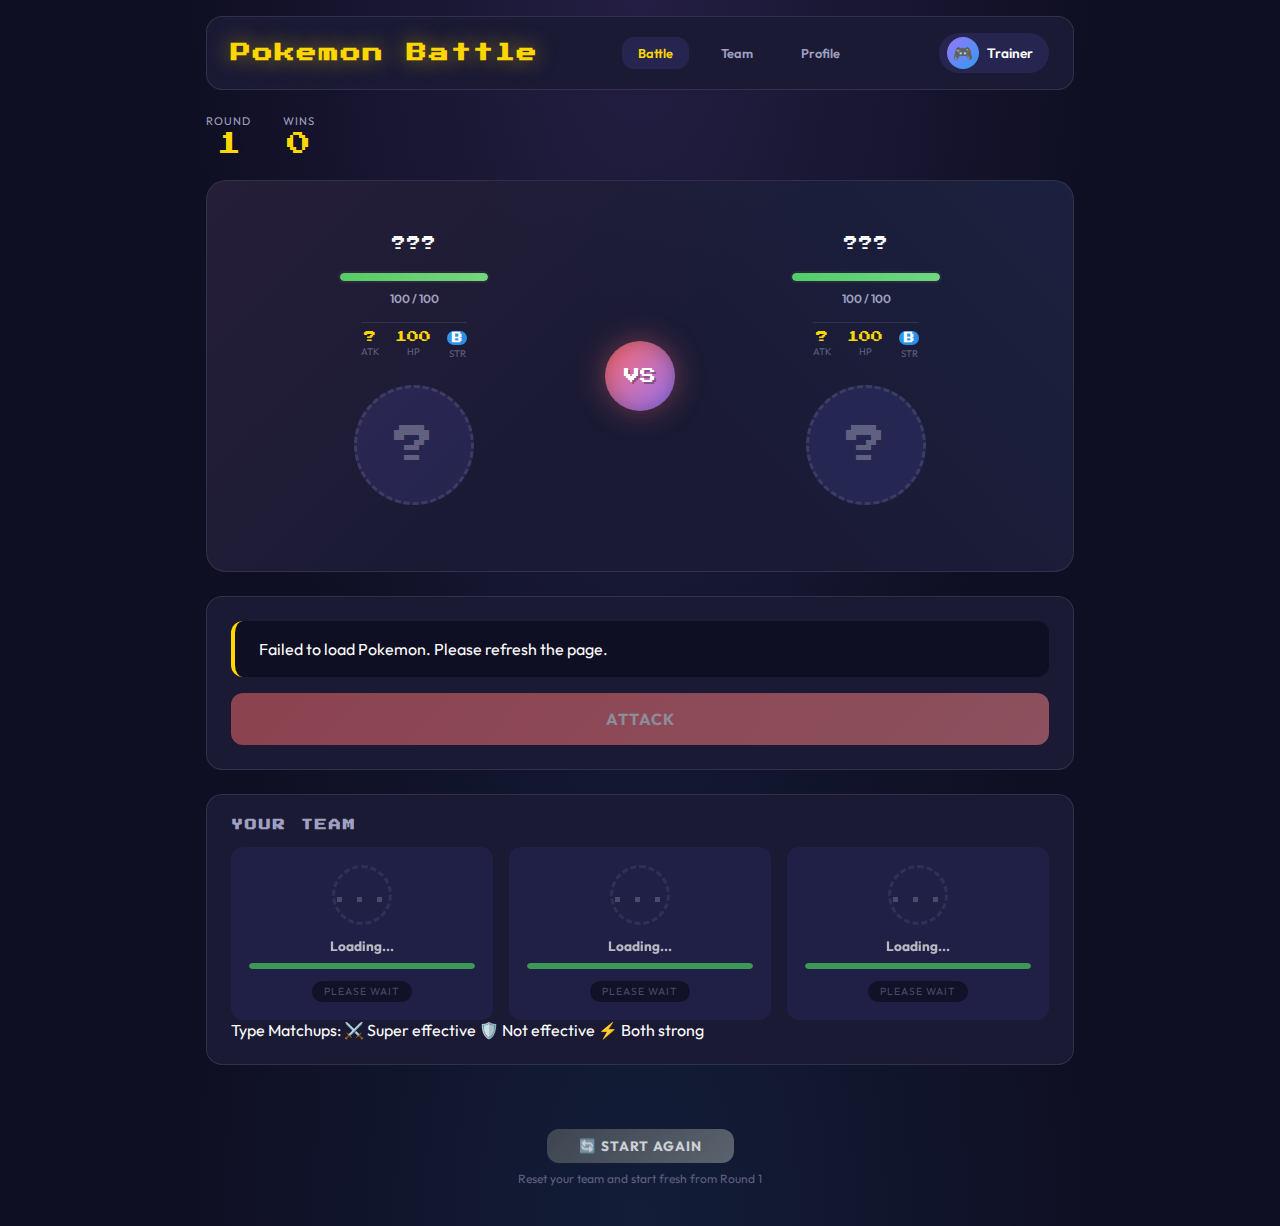
<file: index.html>
<!DOCTYPE html>
<html lang="en">
<head>
    <meta charset="UTF-8">
    <meta name="viewport" content="width=device-width, initial-scale=1.0">
    <title>Pokemon Battle</title>
    <link rel="preconnect" href="https://fonts.googleapis.com">
    <link rel="preconnect" href="https://fonts.gstatic.com" crossorigin>
    <link href="https://fonts.googleapis.com/css2?family=Press+Start+2P&family=Outfit:wght@400;600;700&display=swap" rel="stylesheet">
    <link rel="stylesheet" href="styles/shared.css">
    <link rel="stylesheet" href="styles/battle.css">
</head>
<body>
    <div class="app-container">
        <!-- Header -->
        <header class="page-header">
            <h1 class="page-title">Pokemon Battle</h1>
            <nav class="nav-links">
                <a href="index.html" class="nav-link active">Battle</a>
                <a href="team.html" class="nav-link">Team</a>
                <a href="profile.html" class="nav-link">Profile</a>
            </nav>
            <a href="profile.html" class="user-badge" id="user-badge">
                <div class="user-avatar">🎮</div>
                <span class="user-name">Trainer</span>
            </a>
        </header>

        <!-- Game Stats -->
        <div class="game-stats">
            <div class="stat">
                <span class="stat-label">Round</span>
                <span class="stat-value" id="round-counter">1</span>
            </div>
            <div class="stat">
                <span class="stat-label">Wins</span>
                <span class="stat-value" id="win-counter">0</span>
            </div>
        </div>

        <!-- Battle Arena -->
        <main class="battle-arena">
            <!-- Player Side -->
            <section class="battle-side player-side" id="player-pokemon">
                <!-- Rendered by JS -->
            </section>

            <!-- VS Divider -->
            <div class="vs-divider">
                <span>VS</span>
            </div>

            <!-- Enemy Side -->
            <section class="battle-side enemy-side" id="enemy-pokemon">
                <!-- Rendered by JS -->
            </section>
        </main>

        <!-- Action Panel -->
        <section class="action-panel">
            <div class="message-box">
                <p id="battle-message">Choose your Pokemon to begin the battle!</p>
            </div>
            <div class="action-buttons">
                <button class="btn btn-attack">Attack</button>
            </div>
        </section>

        <!-- Player Team -->
        <section class="card">
            <h2 class="card-title">Your Team</h2>
            <div class="team-grid" id="player-team">
                <!-- Pokemon cards rendered by JS -->
            </div>
            <div class="matchup-legend">
                <span class="legend-title">Type Matchups:</span>
                <span class="legend-item"><span class="legend-icon">⚔️</span> Super effective</span>
                <span class="legend-item"><span class="legend-icon">🛡️</span> Not effective</span>
                <span class="legend-item"><span class="legend-icon">⚡</span> Both strong</span>
            </div>
        </section>

        <!-- Reset Section -->
        <section class="reset-section">
            <button class="btn btn-reset" id="reset-btn">
                🔄 Start Again
            </button>
            <p class="reset-hint">Reset your team and start fresh from Round 1</p>
        </section>
    </div>

    <script src="js/shared.js"></script>
    <script src="js/api.js"></script>
    <script src="js/combat.js"></script>
    <script src="js/templates.js"></script>
    <script src="js/battle.js"></script>
</body>
</html>
</file>
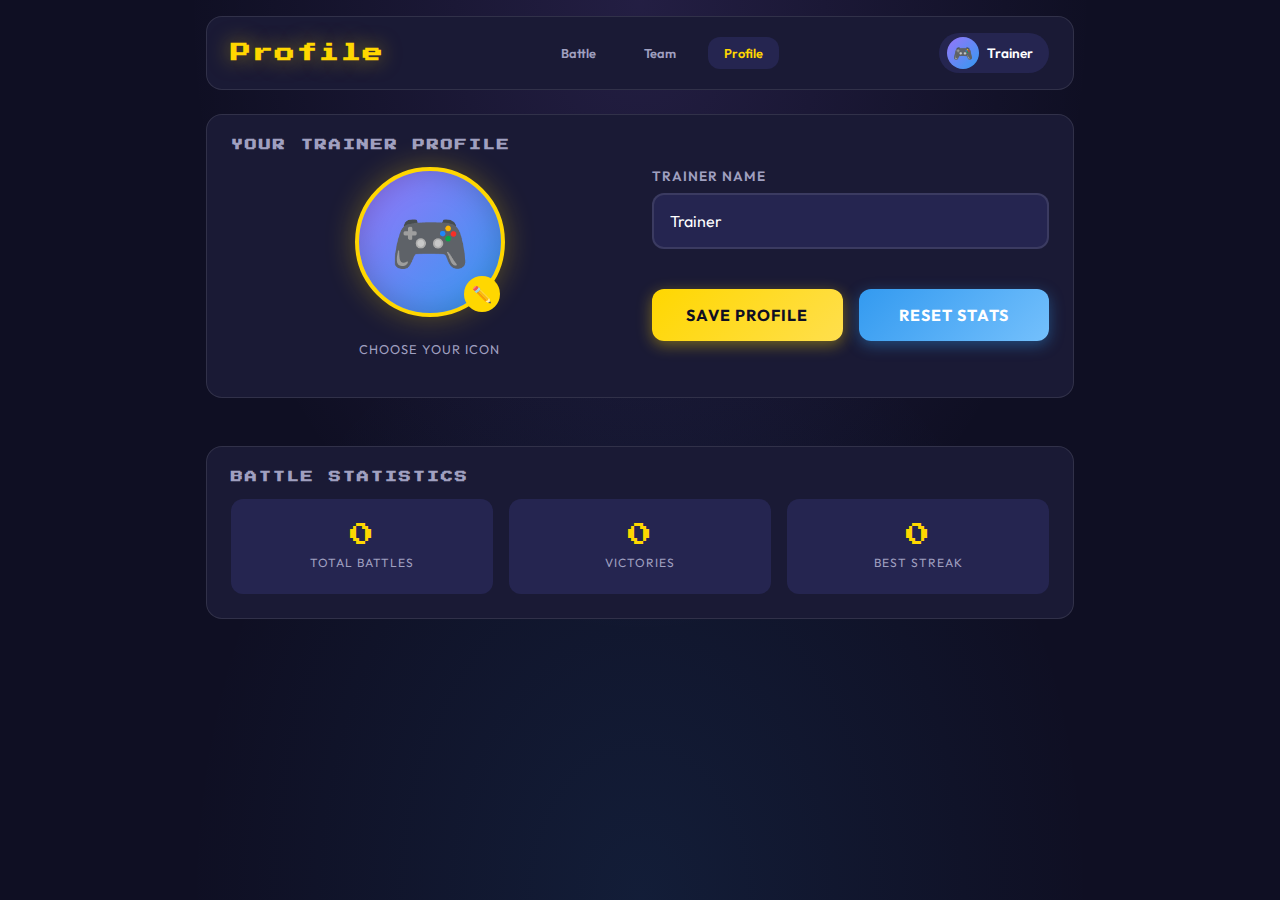
<file: profile.html>
<!DOCTYPE html>
<html lang="en">
<head>
    <meta charset="UTF-8">
    <meta name="viewport" content="width=device-width, initial-scale=1.0">
    <title>Profile - Pokemon Battle</title>
    <link rel="preconnect" href="https://fonts.googleapis.com">
    <link rel="preconnect" href="https://fonts.gstatic.com" crossorigin>
    <link href="https://fonts.googleapis.com/css2?family=Press+Start+2P&family=Outfit:wght@400;600;700&display=swap" rel="stylesheet">
    <link rel="stylesheet" href="styles/shared.css">
    <link rel="stylesheet" href="styles/profile.css">
</head>
<body>
    <div class="app-container">
        <!-- Header -->
        <header class="page-header">
            <h1 class="page-title">Profile</h1>
            <nav class="nav-links">
                <a href="index.html" class="nav-link">Battle</a>
                <a href="team.html" class="nav-link">Team</a>
                <a href="profile.html" class="nav-link active">Profile</a>
            </nav>
            <div class="user-badge" id="user-badge">
                <div class="user-avatar">🎮</div>
                <span class="user-name">Trainer</span>
            </div>
        </header>

        <!-- Profile Content -->
        <main class="card">
            <h2 class="card-title">Your Trainer Profile</h2>
            
            <div class="profile-layout">
                <!-- Avatar Section -->
                <section class="avatar-section">
                    <div class="avatar-display">
                        <div class="avatar-large" id="current-avatar">🎮</div>
                        <div class="avatar-edit-hint">✏️</div>
                    </div>
                    
                    <div class="avatar-picker">
                        <span class="avatar-picker-label">Choose your icon</span>
                        <div class="avatar-grid" id="avatar-grid">
                            <!-- Avatar options populated by JS -->
                        </div>
                    </div>
                </section>

                <!-- Form Section -->
                <section class="profile-form">
                    <div class="form-group">
                        <label class="form-label" for="username">Trainer Name</label>
                        <input 
                            type="text" 
                            id="username" 
                            class="form-input" 
                            placeholder="Enter your name..."
                            maxlength="20"
                        >
                    </div>

                    <div class="save-message" id="save-message">
                        Profile saved successfully!
                    </div>

                    <div class="form-actions">
                        <button class="btn btn-primary" id="save-btn">Save Profile</button>
                        <button class="btn btn-secondary" id="reset-btn">Reset Stats</button>
                    </div>
                </section>
            </div>
        </main>

        <!-- Stats Card -->
        <section class="card stats-card">
            <h2 class="card-title">Battle Statistics</h2>
            <div class="stats-grid">
                <div class="stat-item">
                    <span class="stat-item-value" id="total-battles">0</span>
                    <span class="stat-item-label">Total Battles</span>
                </div>
                <div class="stat-item">
                    <span class="stat-item-value" id="total-wins">0</span>
                    <span class="stat-item-label">Victories</span>
                </div>
                <div class="stat-item">
                    <span class="stat-item-value" id="best-streak">0</span>
                    <span class="stat-item-label">Best Streak</span>
                </div>
            </div>
        </section>
    </div>

    <script src="js/shared.js"></script>
    <script src="js/profile.js"></script>
</body>
</html>
</file>
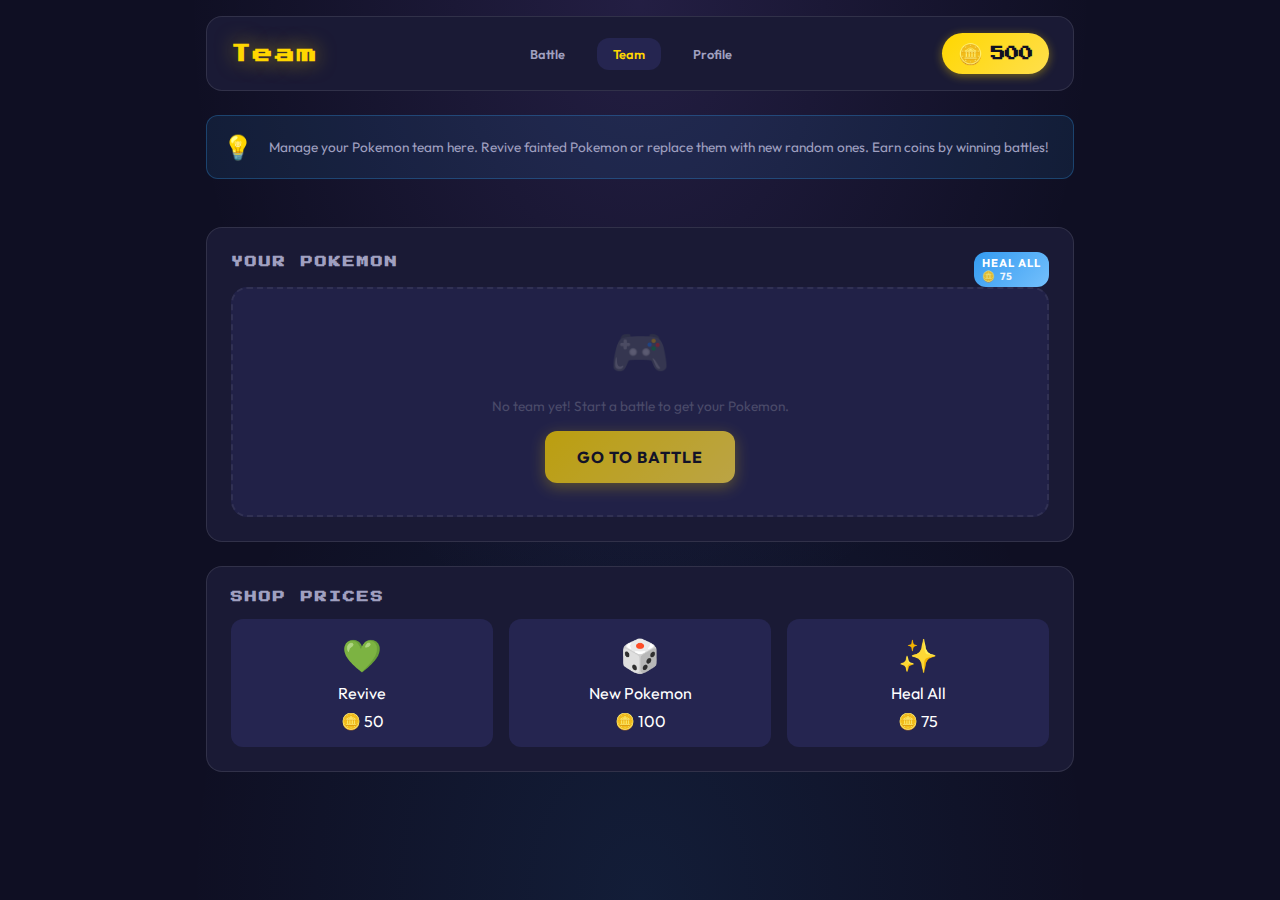
<file: team.html>
<!DOCTYPE html>
<html lang="en">
<head>
    <meta charset="UTF-8">
    <meta name="viewport" content="width=device-width, initial-scale=1.0">
    <title>Team - Pokemon Battle</title>
    <link rel="preconnect" href="https://fonts.googleapis.com">
    <link rel="preconnect" href="https://fonts.gstatic.com" crossorigin>
    <link href="https://fonts.googleapis.com/css2?family=Press+Start+2P&family=Outfit:wght@400;600;700&display=swap" rel="stylesheet">
    <link rel="stylesheet" href="styles/shared.css">
    <link rel="stylesheet" href="styles/team.css">
</head>
<body>
    <div class="app-container">
        <!-- Header -->
        <header class="page-header">
            <h1 class="page-title">Team</h1>
            <nav class="nav-links">
                <a href="index.html" class="nav-link">Battle</a>
                <a href="team.html" class="nav-link active">Team</a>
                <a href="profile.html" class="nav-link">Profile</a>
            </nav>
            <div class="coins-display" id="coins-display">
                <span class="coins-icon">🪙</span>
                <span class="coins-amount" id="coins-amount">0</span>
            </div>
        </header>

        <!-- Info Card -->
        <div class="info-card">
            <span class="info-icon">💡</span>
            <p class="info-text">
                Manage your Pokemon team here. Revive fainted Pokemon or replace them with new random ones. 
                Earn coins by winning battles!
            </p>
        </div>

        <!-- Team Section -->
        <section class="card">
            <div class="team-header">
                <h2 class="card-title">Your Pokemon</h2>
                <div class="team-actions">
                    <button class="btn btn-heal-all btn-small" id="heal-all-btn">
                        Heal All
                        <span class="cost" id="heal-all-cost">75</span>
                    </button>
                </div>
            </div>
            <div class="team-management-grid" id="team-grid">
                <!-- Pokemon cards rendered by JS -->
            </div>
        </section>

        <!-- Price List -->
        <section class="card">
            <h2 class="card-title">Shop Prices</h2>
            <div class="stats-grid" style="display: grid; grid-template-columns: repeat(3, 1fr); gap: 1rem;">
                <div class="stat-item" style="display: flex; flex-direction: column; align-items: center; gap: 0.5rem; padding: 1rem; background: var(--bg-card); border-radius: 12px;">
                    <span style="font-size: 2rem;">💚</span>
                    <span class="stat-item-label">Revive</span>
                    <span class="stat-item-value">🪙 50</span>
                </div>
                <div class="stat-item" style="display: flex; flex-direction: column; align-items: center; gap: 0.5rem; padding: 1rem; background: var(--bg-card); border-radius: 12px;">
                    <span style="font-size: 2rem;">🎲</span>
                    <span class="stat-item-label">New Pokemon</span>
                    <span class="stat-item-value">🪙 100</span>
                </div>
                <div class="stat-item" style="display: flex; flex-direction: column; align-items: center; gap: 0.5rem; padding: 1rem; background: var(--bg-card); border-radius: 12px;">
                    <span style="font-size: 2rem;">✨</span>
                    <span class="stat-item-label">Heal All</span>
                    <span class="stat-item-value">🪙 75</span>
                </div>
            </div>
        </section>
    </div>

    <!-- Toast for notifications -->
    <div class="toast" id="toast"></div>

    <script src="js/shared.js"></script>
    <script src="js/api.js"></script>
    <script src="js/templates.js"></script>
    <script src="js/team.js"></script>
</body>
</html>


<!-- Add to stresst -->
</file>
<file: styles/battle.css>
/* ==========================================
   Battle Page Specific Styles
   ========================================== */

/* ==========================================
   Game Stats (Round & Wins)
   ========================================== */
.game-stats {
    display: flex;
    gap: var(--spacing-xl);
}

.stat {
    display: flex;
    flex-direction: column;
    align-items: center;
    gap: var(--spacing-xs);
}

.stat-label {
    font-size: 0.7rem;
    text-transform: uppercase;
    letter-spacing: 1px;
    color: var(--text-secondary);
}

.stat-value {
    font-family: var(--font-display);
    font-size: 1.5rem;
    color: var(--accent-gold);
}

/* ==========================================
   Battle Arena
   ========================================== */
.battle-arena {
    display: grid;
    grid-template-columns: 1fr auto 1fr;
    align-items: center;
    gap: var(--spacing-md);
    padding: var(--spacing-xl);
    background: var(--bg-secondary);
    border-radius: var(--radius-xl);
    border: 1px solid var(--border-subtle);
    position: relative;
    overflow: hidden;
}

.battle-arena::before {
    content: '';
    position: absolute;
    inset: 0;
    background: 
        linear-gradient(135deg, rgba(255, 107, 107, 0.05) 0%, transparent 50%),
        linear-gradient(225deg, rgba(51, 154, 240, 0.05) 0%, transparent 50%);
    pointer-events: none;
}

.battle-side {
    display: flex;
    justify-content: center;
}

/* ==========================================
   Pokemon Battle Cards
   ========================================== */
.pokemon-battle-card {
    display: flex;
    flex-direction: column;
    align-items: center;
    gap: var(--spacing-md);
    padding: var(--spacing-lg);
    min-width: 200px;
}

.pokemon-battle-card.enemy {
    flex-direction: column;
}

.pokemon-battle-card.player {
    flex-direction: column-reverse;
}

.pokemon-info {
    display: flex;
    flex-direction: column;
    align-items: center;
    gap: var(--spacing-sm);
    width: 100%;
}

.pokemon-name {
    font-family: var(--font-display);
    font-size: 0.85rem;
    color: var(--text-primary);
    text-transform: uppercase;
    letter-spacing: 1px;
}

.health-text {
    font-size: 0.75rem;
    color: var(--text-secondary);
    font-weight: 600;
}

/* Battle Types */
.battle-types {
    display: flex;
    gap: 4px;
    justify-content: center;
    flex-wrap: wrap;
    margin-bottom: var(--spacing-xs);
}

/* Battle Stats */
.battle-stats {
    display: flex;
    gap: var(--spacing-md);
    justify-content: center;
    margin-top: var(--spacing-sm);
    padding-top: var(--spacing-sm);
    border-top: 1px solid var(--border-subtle);
}

.battle-stat {
    display: flex;
    flex-direction: column;
    align-items: center;
    gap: 2px;
}

.battle-stat-value {
    font-family: var(--font-display);
    font-size: 0.75rem;
    color: var(--accent-gold);
}

.battle-stat-label {
    font-size: 0.6rem;
    color: var(--text-muted);
    text-transform: uppercase;
}

/* ==========================================
   Type Badges
   ========================================== */
.type-badge {
    font-size: 0.55rem;
    padding: 2px 5px;
    border-radius: var(--radius-sm);
    text-transform: uppercase;
    font-weight: 700;
    color: white;
}

/* Type colors */
.type-badge.normal { background: #A8A878; }
.type-badge.fire { background: #F08030; }
.type-badge.water { background: #6890F0; }
.type-badge.electric { background: #F8D030; color: #333; }
.type-badge.grass { background: #78C850; }
.type-badge.ice { background: #98D8D8; color: #333; }
.type-badge.fighting { background: #C03028; }
.type-badge.poison { background: #A040A0; }
.type-badge.ground { background: #E0C068; color: #333; }
.type-badge.flying { background: #A890F0; }
.type-badge.psychic { background: #F85888; }
.type-badge.bug { background: #A8B820; }
.type-badge.rock { background: #B8A038; }
.type-badge.ghost { background: #705898; }
.type-badge.dragon { background: #7038F8; }
.type-badge.dark { background: #705848; }
.type-badge.steel { background: #B8B8D0; color: #333; }
.type-badge.fairy { background: #EE99AC; color: #333; }

/* ==========================================
   Strength Badges
   ========================================== */
.strength-badge {
    padding: 2px 5px;
    border-radius: var(--radius-sm);
    font-weight: 700;
    font-size: 0.65rem !important;
}

.strength-s {
    background: linear-gradient(135deg, #FFD700 0%, #FFA500 100%);
    color: #1a1a2e;
    box-shadow: 0 0 6px rgba(255, 215, 0, 0.5);
}

.strength-a {
    background: linear-gradient(135deg, #9775fa 0%, #845ef7 100%);
    color: white;
}

.strength-b {
    background: linear-gradient(135deg, #339af0 0%, #228be6 100%);
    color: white;
}

.strength-c {
    background: linear-gradient(135deg, #51cf66 0%, #40c057 100%);
    color: white;
}

.strength-d {
    background: linear-gradient(135deg, #868e96 0%, #6c757d 100%);
    color: white;
}

/* ==========================================
   Pokemon Sprites
   ========================================== */
.pokemon-sprite {
    width: 140px;
    height: 140px;
    display: flex;
    align-items: center;
    justify-content: center;
}

.sprite-placeholder {
    width: 120px;
    height: 120px;
    background: var(--bg-card);
    border-radius: 50%;
    display: flex;
    align-items: center;
    justify-content: center;
    font-family: var(--font-display);
    font-size: 2.5rem;
    color: var(--text-muted);
    border: 3px dashed var(--border-subtle);
    animation: pulse 2s ease-in-out infinite;
}

.sprite-placeholder.small {
    width: 60px;
    height: 60px;
    font-size: 1.25rem;
}

/* Sprite images (when loaded from API) */
.card-sprite-img {
    width: 60px;
    height: 60px;
    image-rendering: pixelated;
}

.battle-sprite-img {
    width: 120px;
    height: 120px;
    image-rendering: pixelated;
}

@keyframes pulse {
    0%, 100% { opacity: 0.6; transform: scale(1); }
    50% { opacity: 1; transform: scale(1.02); }
}

/* ==========================================
   VS Divider
   ========================================== */
.vs-divider {
    display: flex;
    align-items: center;
    justify-content: center;
    width: 70px;
    height: 70px;
    background: linear-gradient(135deg, var(--accent-red) 0%, var(--accent-purple) 100%);
    border-radius: 50%;
    box-shadow: 
        0 0 30px rgba(255, 107, 107, 0.4),
        inset 0 0 20px rgba(0, 0, 0, 0.3);
}

.vs-divider span {
    font-family: var(--font-display);
    font-size: 1rem;
    color: white;
    text-shadow: 2px 2px 0 rgba(0, 0, 0, 0.3);
}

/* ==========================================
   Action Panel
   ========================================== */
.action-panel {
    display: flex;
    flex-direction: column;
    gap: var(--spacing-md);
    padding: var(--spacing-lg);
    background: var(--bg-secondary);
    border-radius: var(--radius-lg);
    border: 1px solid var(--border-subtle);
}

.message-box {
    padding: var(--spacing-md) var(--spacing-lg);
    background: var(--bg-primary);
    border-radius: var(--radius-md);
    border-left: 4px solid var(--accent-gold);
}

.message-box p {
    font-size: 1rem;
    color: var(--text-primary);
    line-height: 1.5;
}

.action-buttons {
    display: flex;
    gap: var(--spacing-md);
}

.action-buttons .btn {
    flex: 1;
}

.btn-attack {
    background: linear-gradient(135deg, var(--accent-red) 0%, #ff8787 100%);
    color: white;
    box-shadow: 0 4px 15px rgba(255, 107, 107, 0.4);
}

.btn-attack:hover {
    transform: translateY(-2px);
    box-shadow: 0 6px 20px rgba(255, 107, 107, 0.6);
}

.btn-switch {
    background: linear-gradient(135deg, var(--accent-blue) 0%, #74c0fc 100%);
    color: white;
    box-shadow: 0 4px 15px rgba(51, 154, 240, 0.4);
}

.btn-switch:hover {
    transform: translateY(-2px);
    box-shadow: 0 6px 20px rgba(51, 154, 240, 0.6);
}

/* ==========================================
   Team Section
   ========================================== */
.team-grid {
    display: grid;
    grid-template-columns: repeat(3, 1fr);
    gap: var(--spacing-md);
}

.pokemon-card {
    display: flex;
    flex-direction: column;
    align-items: center;
    gap: 0.75rem;
    padding: var(--spacing-md);
    background: var(--bg-card);
    border-radius: var(--radius-md);
    border: 2px solid transparent;
    cursor: pointer;
    transition: all 0.2s ease;
}

.pokemon-card:hover {
    background: var(--bg-card-hover);
    border-color: var(--accent-purple);
    transform: translateY(-4px);
}

.pokemon-card.active {
    border-color: var(--accent-gold);
    box-shadow: 0 0 20px rgba(255, 215, 0, 0.2);
}

.card-sprite {
    display: flex;
    align-items: center;
    justify-content: center;
}

.card-info {
    display: flex;
    flex-direction: column;
    align-items: center;
    gap: var(--spacing-sm);
    width: 100%;
}

.card-name {
    font-size: 0.85rem;
    font-weight: 700;
    color: var(--text-primary);
}

.card-status {
    font-size: 0.65rem;
    text-transform: uppercase;
    letter-spacing: 1px;
    padding: var(--spacing-xs) 0.75rem;
    border-radius: var(--radius-full);
    background: var(--bg-primary);
    color: var(--text-muted);
}

.card-status.active {
    background: var(--accent-gold);
    color: var(--bg-primary);
    font-weight: 700;
}

/* Card Types */
.card-types {
    display: flex;
    gap: 4px;
    justify-content: center;
    flex-wrap: wrap;
    margin-bottom: var(--spacing-xs);
}

/* Card Stats */
.card-stats {
    display: flex;
    gap: var(--spacing-sm);
    justify-content: center;
    margin-top: var(--spacing-xs);
    font-size: 0.65rem;
    color: var(--text-muted);
}

.card-stat {
    display: flex;
    align-items: center;
    gap: 2px;
}

.card-stat-value {
    color: var(--accent-gold);
    font-weight: 700;
}

/* ==========================================
   Health Bar States
   ========================================== */
.health-fill.health-mid {
    background: linear-gradient(90deg, var(--health-mid), #fdd835);
}

.health-fill.health-low {
    background: linear-gradient(90deg, var(--health-low), #ff8a80);
    animation: health-pulse 1s ease-in-out infinite;
}

@keyframes health-pulse {
    0%, 100% { opacity: 1; }
    50% { opacity: 0.7; }
}

/* ==========================================
   Loading States
   ========================================== */
.pokemon-card.loading {
    cursor: wait;
    opacity: 0.7;
}

.loading-pulse {
    animation: loading-pulse 1.5s ease-in-out infinite;
}

@keyframes loading-pulse {
    0%, 100% { opacity: 0.4; }
    50% { opacity: 0.8; }
}

/* ==========================================
   Disabled Buttons
   ========================================== */
.btn.disabled,
.btn:disabled {
    opacity: 0.5;
    cursor: not-allowed;
    transform: none !important;
    box-shadow: none !important;
}

.btn.disabled:hover,
.btn:disabled:hover {
    transform: none;
}

/* ==========================================
   Fainted Pokemon
   ========================================== */
.pokemon-card.fainted {
    opacity: 0.6;
    cursor: not-allowed;
}

.pokemon-card.fainted:hover {
    transform: none;
    border-color: transparent;
}

.card-sprite-img.fainted {
    filter: grayscale(100%);
}

.card-status.fainted {
    background: var(--accent-red);
    color: white;
}

/* ==========================================
   Matchup Indicators
   ========================================== */
.matchup-indicator {
    position: absolute;
    top: var(--spacing-xs);
    right: var(--spacing-xs);
    font-size: 1rem;
    z-index: 5;
    filter: drop-shadow(0 1px 2px rgba(0, 0, 0, 0.3));
    cursor: help;
}

.matchup-advantage {
    animation: pulse-glow 2s ease-in-out infinite;
}

.matchup-disadvantage {
    opacity: 0.8;
}

.matchup-neutral {
    opacity: 0.9;
}

@keyframes pulse-glow {
    0%, 100% { transform: scale(1); }
    50% { transform: scale(1.1); }
}

/* Pokemon name row for battle cards */
.pokemon-name-row {
    display: flex;
    align-items: center;
    justify-content: center;
    gap: var(--spacing-sm);
}

.pokemon-name-row .matchup-indicator {
    position: static;
    font-size: 1.1rem;
}

/* Make pokemon-card position relative for indicator */
.pokemon-card {
    position: relative;
}

/* ==========================================
   Reset Section
   ========================================== */
.reset-section {
    display: flex;
    flex-direction: column;
    align-items: center;
    gap: var(--spacing-sm);
    padding: var(--spacing-lg);
    margin-top: var(--spacing-md);
}

.btn-reset {
    background: linear-gradient(135deg, #495057 0%, #6c757d 100%);
    color: white;
    padding: var(--spacing-sm) var(--spacing-xl);
    font-size: 0.85rem;
    opacity: 0.8;
    transition: all 0.2s ease;
}

.btn-reset:hover {
    opacity: 1;
    transform: translateY(-2px);
    box-shadow: 0 4px 15px rgba(0, 0, 0, 0.3);
}

.reset-hint {
    font-size: 0.75rem;
    color: var(--text-muted);
    text-align: center;
}

/* ==========================================
   Responsive Design
   ========================================== */
@media (max-width: 768px) {
    .battle-arena {
        grid-template-columns: 1fr;
        grid-template-rows: auto auto auto;
        gap: var(--spacing-sm);
        padding: var(--spacing-md);
    }

    .player-side {
        order: 1;
    }

    .vs-divider {
        order: 2;
        width: 50px;
        height: 50px;
        margin: 0 auto;
    }

    .enemy-side {
        order: 3;
    }

    .pokemon-battle-card {
        min-width: unset;
        padding: var(--spacing-md);
    }

    .pokemon-sprite {
        width: 100px;
        height: 100px;
    }

    .sprite-placeholder {
        width: 80px;
        height: 80px;
        font-size: 1.5rem;
    }

    .team-grid {
        grid-template-columns: 1fr;
    }

    .action-buttons {
        flex-direction: column;
    }
}
</file>
<file: styles/profile.css>
/* ==========================================
   Profile Page Specific Styles
   ========================================== */

/* ==========================================
   Profile Layout
   ========================================== */
.profile-layout {
    display: grid;
    grid-template-columns: 1fr 1fr;
    gap: var(--spacing-lg);
}

/* ==========================================
   Avatar Section
   ========================================== */
.avatar-section {
    display: flex;
    flex-direction: column;
    align-items: center;
    gap: var(--spacing-lg);
}

.avatar-display {
    position: relative;
}

.avatar-large {
    width: 150px;
    height: 150px;
    border-radius: 50%;
    background: linear-gradient(135deg, var(--accent-purple) 0%, var(--accent-blue) 100%);
    display: flex;
    align-items: center;
    justify-content: center;
    font-size: 4rem;
    border: 4px solid var(--accent-gold);
    box-shadow: 
        0 0 30px rgba(255, 215, 0, 0.3),
        inset 0 0 30px rgba(0, 0, 0, 0.2);
}

.avatar-edit-hint {
    position: absolute;
    bottom: 5px;
    right: 5px;
    width: 36px;
    height: 36px;
    background: var(--accent-gold);
    border-radius: 50%;
    display: flex;
    align-items: center;
    justify-content: center;
    font-size: 1rem;
    cursor: pointer;
    transition: transform 0.2s ease;
}

.avatar-edit-hint:hover {
    transform: scale(1.1);
}

/* ==========================================
   Avatar Picker Grid
   ========================================== */
.avatar-picker {
    display: flex;
    flex-direction: column;
    gap: var(--spacing-md);
    width: 100%;
}

.avatar-picker-label {
    font-size: 0.8rem;
    color: var(--text-secondary);
    text-transform: uppercase;
    letter-spacing: 1px;
    text-align: center;
}

.avatar-grid {
    display: grid;
    grid-template-columns: repeat(5, 1fr);
    gap: var(--spacing-sm);
}

.avatar-option {
    width: 100%;
    aspect-ratio: 1;
    border-radius: 50%;
    background: var(--bg-card);
    display: flex;
    align-items: center;
    justify-content: center;
    font-size: 1.5rem;
    cursor: pointer;
    border: 3px solid transparent;
    transition: all 0.2s ease;
}

.avatar-option:hover {
    background: var(--bg-card-hover);
    transform: scale(1.1);
}

.avatar-option.selected {
    border-color: var(--accent-gold);
    background: var(--bg-card-hover);
    box-shadow: 0 0 15px rgba(255, 215, 0, 0.4);
}

/* ==========================================
   Profile Form
   ========================================== */
.profile-form {
    display: flex;
    flex-direction: column;
    gap: var(--spacing-lg);
}

.form-actions {
    display: flex;
    gap: var(--spacing-md);
    margin-top: var(--spacing-md);
}

.form-actions .btn {
    flex: 1;
}

/* ==========================================
   Stats Card
   ========================================== */
.stats-card {
    margin-top: var(--spacing-lg);
}

.stats-grid {
    display: grid;
    grid-template-columns: repeat(3, 1fr);
    gap: var(--spacing-md);
}

.stat-item {
    display: flex;
    flex-direction: column;
    align-items: center;
    gap: var(--spacing-sm);
    padding: var(--spacing-lg);
    background: var(--bg-card);
    border-radius: var(--radius-md);
}

.stat-item-value {
    font-family: var(--font-display);
    font-size: 1.5rem;
    color: var(--accent-gold);
}

.stat-item-label {
    font-size: 0.75rem;
    color: var(--text-secondary);
    text-transform: uppercase;
    letter-spacing: 1px;
}

/* ==========================================
   Success Message
   ========================================== */
.save-message {
    padding: var(--spacing-md);
    background: rgba(81, 207, 102, 0.1);
    border: 1px solid var(--accent-green);
    border-radius: var(--radius-md);
    color: var(--accent-green);
    text-align: center;
    font-weight: 600;
    display: none;
}

.save-message.show {
    display: block;
    animation: fadeIn 0.3s ease;
}

@keyframes fadeIn {
    from { opacity: 0; transform: translateY(-10px); }
    to { opacity: 1; transform: translateY(0); }
}

/* ==========================================
   Responsive Design
   ========================================== */
@media (max-width: 768px) {
    .profile-layout {
        grid-template-columns: 1fr;
    }

    .avatar-large {
        width: 120px;
        height: 120px;
        font-size: 3rem;
    }

    .avatar-grid {
        grid-template-columns: repeat(5, 1fr);
    }

    .stats-grid {
        grid-template-columns: 1fr;
    }

    .form-actions {
        flex-direction: column;
    }
}
</file>
<file: styles/team.css>
/* ==========================================
   Team Page Specific Styles
   ========================================== */

/* ==========================================
   Coins Display
   ========================================== */
.coins-display {
    display: flex;
    align-items: center;
    gap: var(--spacing-sm);
    padding: var(--spacing-sm) var(--spacing-md);
    background: linear-gradient(135deg, var(--accent-gold) 0%, #ffdf4d 100%);
    border-radius: var(--radius-full);
    box-shadow: 0 2px 10px rgba(255, 215, 0, 0.4);
}

.coins-icon {
    font-size: 1.25rem;
}

.coins-amount {
    font-family: var(--font-display);
    font-size: 0.9rem;
    color: var(--bg-primary);
    font-weight: 700;
}

/* ==========================================
   Team Header
   ========================================== */
.team-header {
    display: flex;
    justify-content: space-between;
    align-items: center;
    flex-wrap: wrap;
    gap: var(--spacing-md);
}

.team-actions {
    display: flex;
    gap: var(--spacing-sm);
}

/* ==========================================
   Team Grid
   ========================================== */
.team-management-grid {
    display: grid;
    grid-template-columns: repeat(3, 1fr);
    gap: var(--spacing-lg);
}

/* ==========================================
   Team Pokemon Card
   ========================================== */
.team-pokemon-card {
    display: flex;
    flex-direction: column;
    background: var(--bg-card);
    border-radius: var(--radius-lg);
    border: 2px solid var(--border-subtle);
    overflow: hidden;
    transition: all 0.2s ease;
}

.team-pokemon-card:hover {
    border-color: var(--accent-purple);
    transform: translateY(-4px);
    box-shadow: 0 8px 25px rgba(0, 0, 0, 0.3);
}

.team-pokemon-card.fainted {
    border-color: var(--accent-red);
}

.team-pokemon-card.fainted .card-header {
    background: linear-gradient(135deg, rgba(255, 107, 107, 0.2) 0%, rgba(255, 107, 107, 0.1) 100%);
}

/* Card Header */
.card-header {
    display: flex;
    justify-content: space-between;
    align-items: center;
    padding: var(--spacing-sm) var(--spacing-md);
    background: linear-gradient(135deg, rgba(151, 117, 250, 0.2) 0%, rgba(51, 154, 240, 0.1) 100%);
    border-bottom: 1px solid var(--border-subtle);
}

.pokemon-id {
    font-size: 0.7rem;
    color: var(--text-muted);
    font-weight: 600;
}

.pokemon-types {
    display: flex;
    gap: var(--spacing-xs);
}

.type-badge {
    font-size: 0.6rem;
    padding: 2px 6px;
    border-radius: var(--radius-sm);
    text-transform: uppercase;
    font-weight: 700;
    color: white;
}

/* Type colors */
.type-badge.normal { background: #A8A878; }
.type-badge.fire { background: #F08030; }
.type-badge.water { background: #6890F0; }
.type-badge.electric { background: #F8D030; color: #333; }
.type-badge.grass { background: #78C850; }
.type-badge.ice { background: #98D8D8; color: #333; }
.type-badge.fighting { background: #C03028; }
.type-badge.poison { background: #A040A0; }
.type-badge.ground { background: #E0C068; color: #333; }
.type-badge.flying { background: #A890F0; }
.type-badge.psychic { background: #F85888; }
.type-badge.bug { background: #A8B820; }
.type-badge.rock { background: #B8A038; }
.type-badge.ghost { background: #705898; }
.type-badge.dragon { background: #7038F8; }
.type-badge.dark { background: #705848; }
.type-badge.steel { background: #B8B8D0; color: #333; }
.type-badge.fairy { background: #EE99AC; color: #333; }

/* Card Body */
.card-body {
    display: flex;
    flex-direction: column;
    align-items: center;
    padding: var(--spacing-md);
    gap: var(--spacing-sm);
}

.team-sprite {
    width: 96px;
    height: 96px;
    image-rendering: pixelated;
}

.team-sprite.fainted {
    filter: grayscale(100%);
    opacity: 0.6;
}

.team-pokemon-name {
    font-family: var(--font-display);
    font-size: 0.85rem;
    color: var(--text-primary);
    text-transform: uppercase;
}

/* HP Section */
.hp-section {
    width: 100%;
    display: flex;
    flex-direction: column;
    gap: var(--spacing-xs);
}

.hp-label {
    display: flex;
    justify-content: space-between;
    font-size: 0.75rem;
    color: var(--text-secondary);
}

.team-health-bar {
    height: 10px;
    background: var(--bg-primary);
    border-radius: 5px;
    overflow: hidden;
}

.team-health-fill {
    height: 100%;
    background: linear-gradient(90deg, var(--health-full), #73d87e);
    border-radius: 5px;
    transition: width 0.5s ease;
}

.team-health-fill.health-mid {
    background: linear-gradient(90deg, var(--health-mid), #fdd835);
}

.team-health-fill.health-low {
    background: linear-gradient(90deg, var(--health-low), #ff8a80);
}

/* Stats Section */
.stats-section {
    display: flex;
    justify-content: center;
    gap: var(--spacing-md);
    width: 100%;
    padding-top: var(--spacing-sm);
    border-top: 1px solid var(--border-subtle);
}

.stat-mini {
    display: flex;
    flex-direction: column;
    align-items: center;
    gap: 2px;
}

.stat-mini-value {
    font-family: var(--font-display);
    font-size: 0.75rem;
    color: var(--accent-gold);
}

.stat-mini-label {
    font-size: 0.6rem;
    color: var(--text-muted);
    text-transform: uppercase;
}

/* Card Footer / Actions */
.card-footer {
    display: flex;
    gap: var(--spacing-sm);
    padding: var(--spacing-md);
    background: var(--bg-primary);
    border-top: 1px solid var(--border-subtle);
}

.card-footer .btn {
    flex: 1;
    padding: var(--spacing-sm) var(--spacing-md);
    font-size: 0.75rem;
}

/* Status Badge */
.status-badge {
    position: absolute;
    top: var(--spacing-sm);
    right: var(--spacing-sm);
    padding: var(--spacing-xs) var(--spacing-sm);
    border-radius: var(--radius-sm);
    font-size: 0.65rem;
    font-weight: 700;
    text-transform: uppercase;
}

.status-badge.fainted {
    background: var(--accent-red);
    color: white;
}

.status-badge.healthy {
    background: var(--accent-green);
    color: white;
}

/* ==========================================
   Action Buttons
   ========================================== */
.btn-revive {
    background: linear-gradient(135deg, var(--accent-green) 0%, #73d87e 100%);
    color: white;
    box-shadow: 0 2px 10px rgba(81, 207, 102, 0.3);
}

.btn-revive:hover {
    transform: translateY(-2px);
    box-shadow: 0 4px 15px rgba(81, 207, 102, 0.5);
}

.btn-replace {
    background: linear-gradient(135deg, var(--accent-purple) 0%, #b794f6 100%);
    color: white;
    box-shadow: 0 2px 10px rgba(151, 117, 250, 0.3);
}

.btn-replace:hover {
    transform: translateY(-2px);
    box-shadow: 0 4px 15px rgba(151, 117, 250, 0.5);
}

.btn-heal-all {
    background: linear-gradient(135deg, var(--accent-blue) 0%, #74c0fc 100%);
    color: white;
}

.btn-small {
    padding: var(--spacing-xs) var(--spacing-sm) !important;
    font-size: 0.7rem !important;
}

/* Cost display in buttons */
.btn .cost {
    display: flex;
    align-items: center;
    gap: 4px;
    font-size: 0.65rem;
    opacity: 0.9;
}

.btn .cost::before {
    content: '🪙';
}

/* ==========================================
   Empty Slot
   ========================================== */
.team-pokemon-card.empty {
    border-style: dashed;
    opacity: 0.7;
}

.empty-slot-content {
    display: flex;
    flex-direction: column;
    align-items: center;
    justify-content: center;
    padding: var(--spacing-xl);
    gap: var(--spacing-md);
    min-height: 200px;
}

.empty-icon {
    font-size: 3rem;
    opacity: 0.5;
}

.empty-text {
    color: var(--text-muted);
    font-size: 0.85rem;
}

/* ==========================================
   Info Card
   ========================================== */
.info-card {
    display: flex;
    align-items: center;
    gap: var(--spacing-md);
    padding: var(--spacing-md);
    background: rgba(51, 154, 240, 0.1);
    border: 1px solid rgba(51, 154, 240, 0.3);
    border-radius: var(--radius-md);
    margin-bottom: var(--spacing-lg);
}

.info-icon {
    font-size: 1.5rem;
}

.info-text {
    font-size: 0.85rem;
    color: var(--text-secondary);
    line-height: 1.5;
}

/* ==========================================
   Toast Messages
   ========================================== */
.toast {
    position: fixed;
    bottom: var(--spacing-xl);
    left: 50%;
    transform: translateX(-50%) translateY(100px);
    padding: var(--spacing-md) var(--spacing-xl);
    background: var(--bg-card);
    border-radius: var(--radius-md);
    box-shadow: 0 4px 20px rgba(0, 0, 0, 0.4);
    z-index: 1000;
    opacity: 0;
    transition: all 0.3s ease;
}

.toast.show {
    transform: translateX(-50%) translateY(0);
    opacity: 1;
}

.toast.success {
    border-left: 4px solid var(--accent-green);
}

.toast.error {
    border-left: 4px solid var(--accent-red);
}

.toast.info {
    border-left: 4px solid var(--accent-blue);
}

/* ==========================================
   Loading Overlay
   ========================================== */
.loading-overlay {
    position: absolute;
    inset: 0;
    background: rgba(15, 15, 35, 0.8);
    display: flex;
    align-items: center;
    justify-content: center;
    border-radius: var(--radius-lg);
    z-index: 10;
}

.loading-spinner {
    width: 40px;
    height: 40px;
    border: 4px solid var(--border-subtle);
    border-top-color: var(--accent-gold);
    border-radius: 50%;
    animation: spin 1s linear infinite;
}

@keyframes spin {
    to { transform: rotate(360deg); }
}

/* ==========================================
   Responsive Design
   ========================================== */
@media (max-width: 768px) {
    .team-management-grid {
        grid-template-columns: 1fr;
    }

    .team-header {
        flex-direction: column;
        align-items: stretch;
    }

    .team-actions {
        justify-content: center;
    }

    .card-footer {
        flex-direction: column;
    }
}
</file>
<file: styles/shared.css>
/* ==========================================
   Shared CSS - Variables, Reset & Common Components
   ========================================== */

/* ==========================================
   CSS Variables
   ========================================== */
:root {
    /* Backgrounds */
    --bg-primary: #0f0f23;
    --bg-secondary: #1a1a35;
    --bg-card: #252550;
    --bg-card-hover: #2f2f65;
    
    /* Accent Colors */
    --accent-gold: #ffd700;
    --accent-red: #ff6b6b;
    --accent-green: #51cf66;
    --accent-blue: #339af0;
    --accent-purple: #9775fa;
    
    /* Text Colors */
    --text-primary: #ffffff;
    --text-secondary: #a0a0c0;
    --text-muted: #606080;
    
    /* Health Bar Colors */
    --health-full: #51cf66;
    --health-mid: #fcc419;
    --health-low: #ff6b6b;
    
    /* Effects */
    --border-subtle: rgba(255, 255, 255, 0.1);
    --shadow-glow: 0 0 30px rgba(255, 215, 0, 0.2);
    
    /* Typography */
    --font-display: 'Press Start 2P', monospace;
    --font-body: 'Outfit', sans-serif;
    
    /* Spacing */
    --spacing-xs: 0.25rem;
    --spacing-sm: 0.5rem;
    --spacing-md: 1rem;
    --spacing-lg: 1.5rem;
    --spacing-xl: 2rem;
    
    /* Border Radius */
    --radius-sm: 8px;
    --radius-md: 12px;
    --radius-lg: 16px;
    --radius-xl: 20px;
    --radius-full: 9999px;
}

/* ==========================================
   Reset
   ========================================== */
* {
    margin: 0;
    padding: 0;
    box-sizing: border-box;
}

body {
    min-height: 100vh;
    background: var(--bg-primary);
    background-image: 
        radial-gradient(ellipse at top, rgba(151, 117, 250, 0.15) 0%, transparent 50%),
        radial-gradient(ellipse at bottom, rgba(51, 154, 240, 0.1) 0%, transparent 50%);
    font-family: var(--font-body);
    color: var(--text-primary);
    overflow-x: hidden;
}

a {
    color: inherit;
    text-decoration: none;
}

/* ==========================================
   Layout Container
   ========================================== */
.app-container {
    max-width: 900px;
    margin: 0 auto;
    padding: var(--spacing-md);
    display: flex;
    flex-direction: column;
    gap: var(--spacing-lg);
    min-height: 100vh;
}

/* ==========================================
   Page Header (shared across pages)
   ========================================== */
.page-header {
    display: flex;
    justify-content: space-between;
    align-items: center;
    padding: var(--spacing-md) var(--spacing-lg);
    background: var(--bg-secondary);
    border-radius: var(--radius-lg);
    border: 1px solid var(--border-subtle);
}

.page-title {
    font-family: var(--font-display);
    font-size: 1.25rem;
    color: var(--accent-gold);
    text-shadow: 0 0 20px rgba(255, 215, 0, 0.5);
    letter-spacing: 2px;
}

/* ==========================================
   User Badge (shown in header)
   ========================================== */
.user-badge {
    display: flex;
    align-items: center;
    gap: var(--spacing-sm);
    padding: var(--spacing-xs) var(--spacing-sm);
    background: var(--bg-card);
    border-radius: var(--radius-full);
    cursor: pointer;
    transition: all 0.2s ease;
    text-decoration: none;
}

.user-badge:hover {
    background: var(--bg-card-hover);
    transform: scale(1.02);
}

.user-avatar {
    width: 32px;
    height: 32px;
    border-radius: 50%;
    background: linear-gradient(135deg, var(--accent-purple) 0%, var(--accent-blue) 100%);
    display: flex;
    align-items: center;
    justify-content: center;
    font-size: 1rem;
}

.user-name {
    font-size: 0.85rem;
    font-weight: 600;
    color: var(--text-primary);
    padding-right: var(--spacing-sm);
}

/* ==========================================
   Navigation Links
   ========================================== */
.nav-links {
    display: flex;
    gap: var(--spacing-md);
}

.nav-link {
    font-size: 0.8rem;
    font-weight: 600;
    color: var(--text-secondary);
    padding: var(--spacing-sm) var(--spacing-md);
    border-radius: var(--radius-md);
    transition: all 0.2s ease;
}

.nav-link:hover {
    color: var(--text-primary);
    background: var(--bg-card);
}

.nav-link.active {
    color: var(--accent-gold);
    background: var(--bg-card);
}

/* ==========================================
   Cards (shared component)
   ========================================== */
.card {
    padding: var(--spacing-lg);
    background: var(--bg-secondary);
    border-radius: var(--radius-lg);
    border: 1px solid var(--border-subtle);
}

.card-title {
    font-family: var(--font-display);
    font-size: 0.75rem;
    color: var(--text-secondary);
    text-transform: uppercase;
    letter-spacing: 2px;
    margin-bottom: var(--spacing-md);
}

/* ==========================================
   Buttons (shared component)
   ========================================== */
.btn {
    padding: var(--spacing-md) var(--spacing-xl);
    font-family: var(--font-body);
    font-size: 1rem;
    font-weight: 700;
    text-transform: uppercase;
    letter-spacing: 1px;
    border: none;
    border-radius: var(--radius-md);
    cursor: pointer;
    transition: all 0.2s ease;
}

.btn:active {
    transform: translateY(0);
}

.btn-primary {
    background: linear-gradient(135deg, var(--accent-gold) 0%, #ffdf4d 100%);
    color: var(--bg-primary);
    box-shadow: 0 4px 15px rgba(255, 215, 0, 0.4);
}

.btn-primary:hover {
    transform: translateY(-2px);
    box-shadow: 0 6px 20px rgba(255, 215, 0, 0.6);
}

.btn-danger {
    background: linear-gradient(135deg, var(--accent-red) 0%, #ff8787 100%);
    color: white;
    box-shadow: 0 4px 15px rgba(255, 107, 107, 0.4);
}

.btn-danger:hover {
    transform: translateY(-2px);
    box-shadow: 0 6px 20px rgba(255, 107, 107, 0.6);
}

.btn-secondary {
    background: linear-gradient(135deg, var(--accent-blue) 0%, #74c0fc 100%);
    color: white;
    box-shadow: 0 4px 15px rgba(51, 154, 240, 0.4);
}

.btn-secondary:hover {
    transform: translateY(-2px);
    box-shadow: 0 6px 20px rgba(51, 154, 240, 0.6);
}

/* ==========================================
   Form Inputs (shared component)
   ========================================== */
.form-group {
    display: flex;
    flex-direction: column;
    gap: var(--spacing-sm);
}

.form-label {
    font-size: 0.85rem;
    font-weight: 600;
    color: var(--text-secondary);
    text-transform: uppercase;
    letter-spacing: 1px;
}

.form-input {
    padding: var(--spacing-md);
    font-family: var(--font-body);
    font-size: 1rem;
    color: var(--text-primary);
    background: var(--bg-card);
    border: 2px solid var(--border-subtle);
    border-radius: var(--radius-md);
    transition: all 0.2s ease;
}

.form-input:focus {
    outline: none;
    border-color: var(--accent-purple);
    box-shadow: 0 0 0 3px rgba(151, 117, 250, 0.2);
}

.form-input::placeholder {
    color: var(--text-muted);
}

/* ==========================================
   Health Bars (shared component)
   ========================================== */
.health-bar {
    width: 100%;
    height: 12px;
    background: var(--bg-primary);
    border-radius: 6px;
    overflow: hidden;
    border: 2px solid var(--border-subtle);
}

.health-fill {
    height: 100%;
    background: linear-gradient(90deg, var(--health-full), #73d87e);
    border-radius: 4px;
    transition: width 0.5s ease;
}

.mini-health-bar {
    width: 100%;
    height: 6px;
    background: var(--bg-primary);
    border-radius: 3px;
    overflow: hidden;
}

.mini-health-bar .health-fill {
    height: 100%;
    background: var(--health-full);
}

/* ==========================================
   Responsive Utilities
   ========================================== */
@media (max-width: 768px) {
    .page-header {
        flex-direction: column;
        gap: var(--spacing-md);
        text-align: center;
    }

    .page-title {
        font-size: 1rem;
    }

    .user-name {
        display: none;
    }
}
</file>
